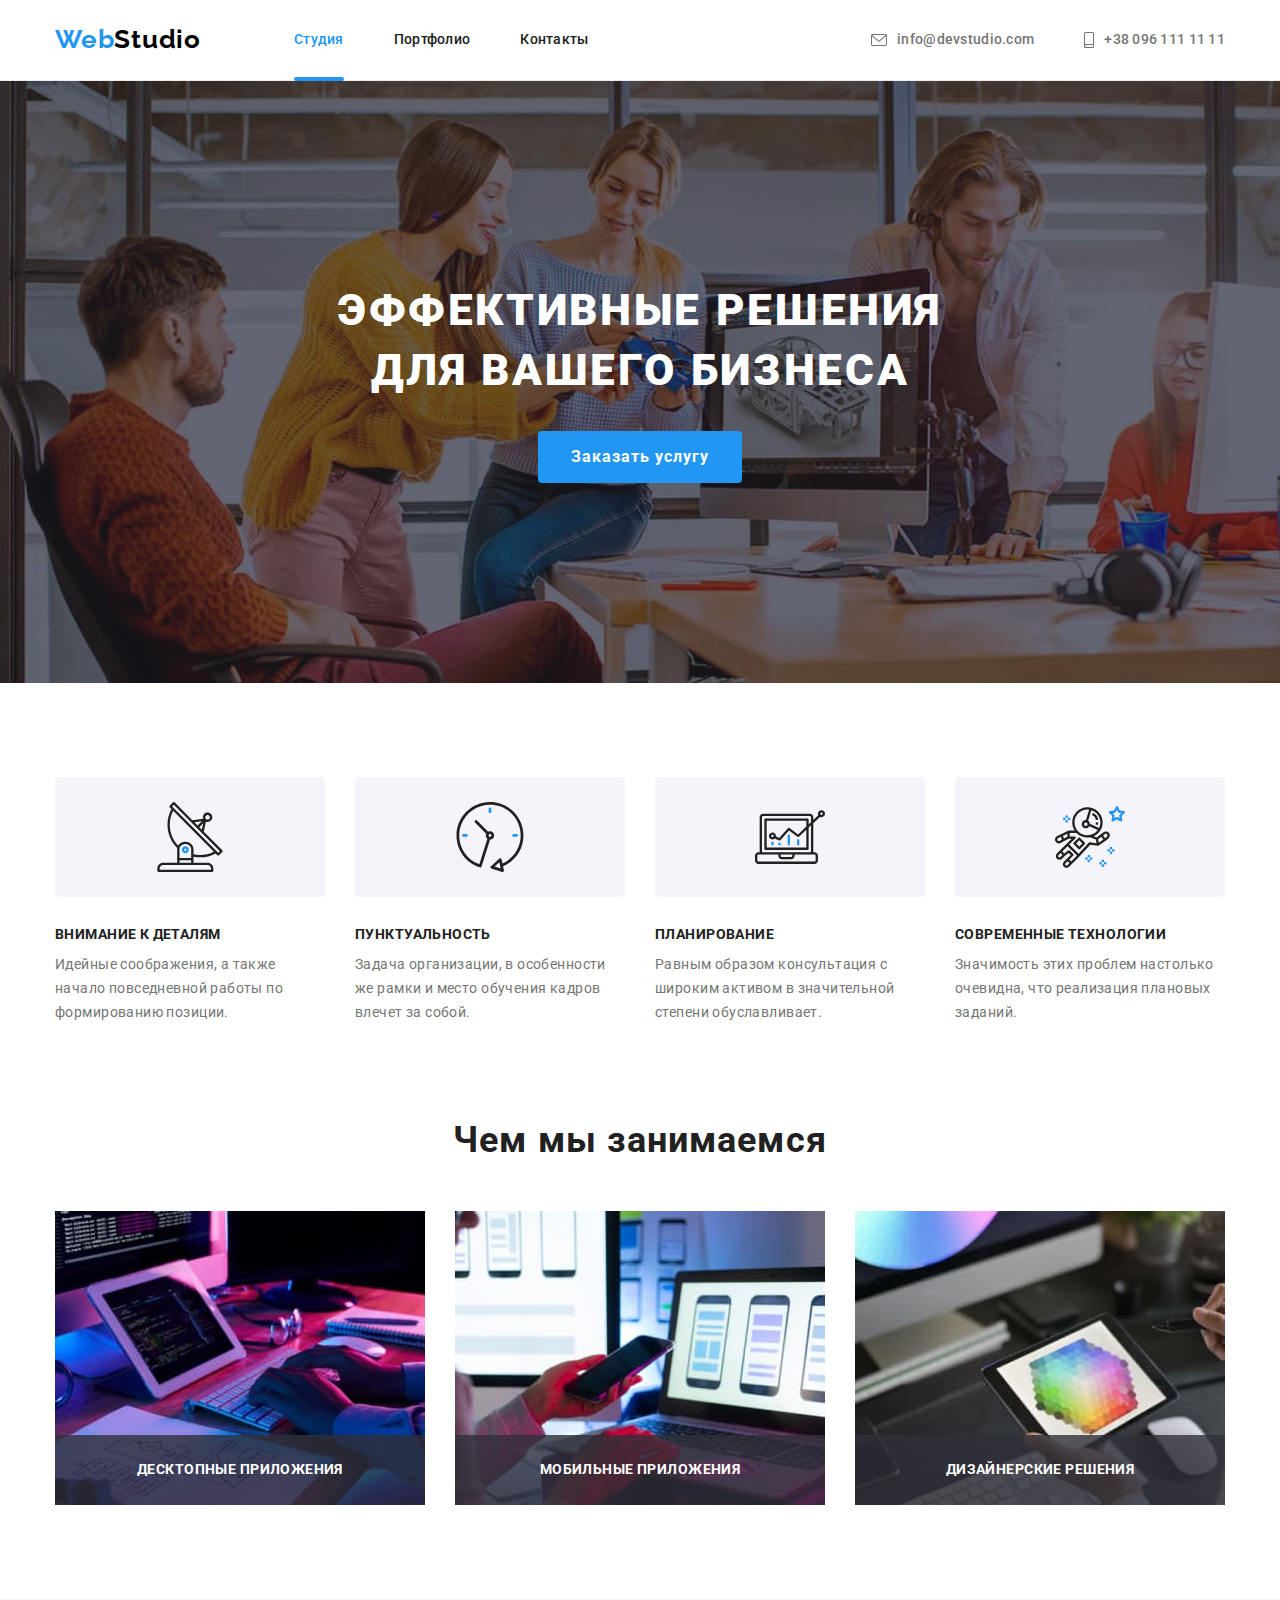
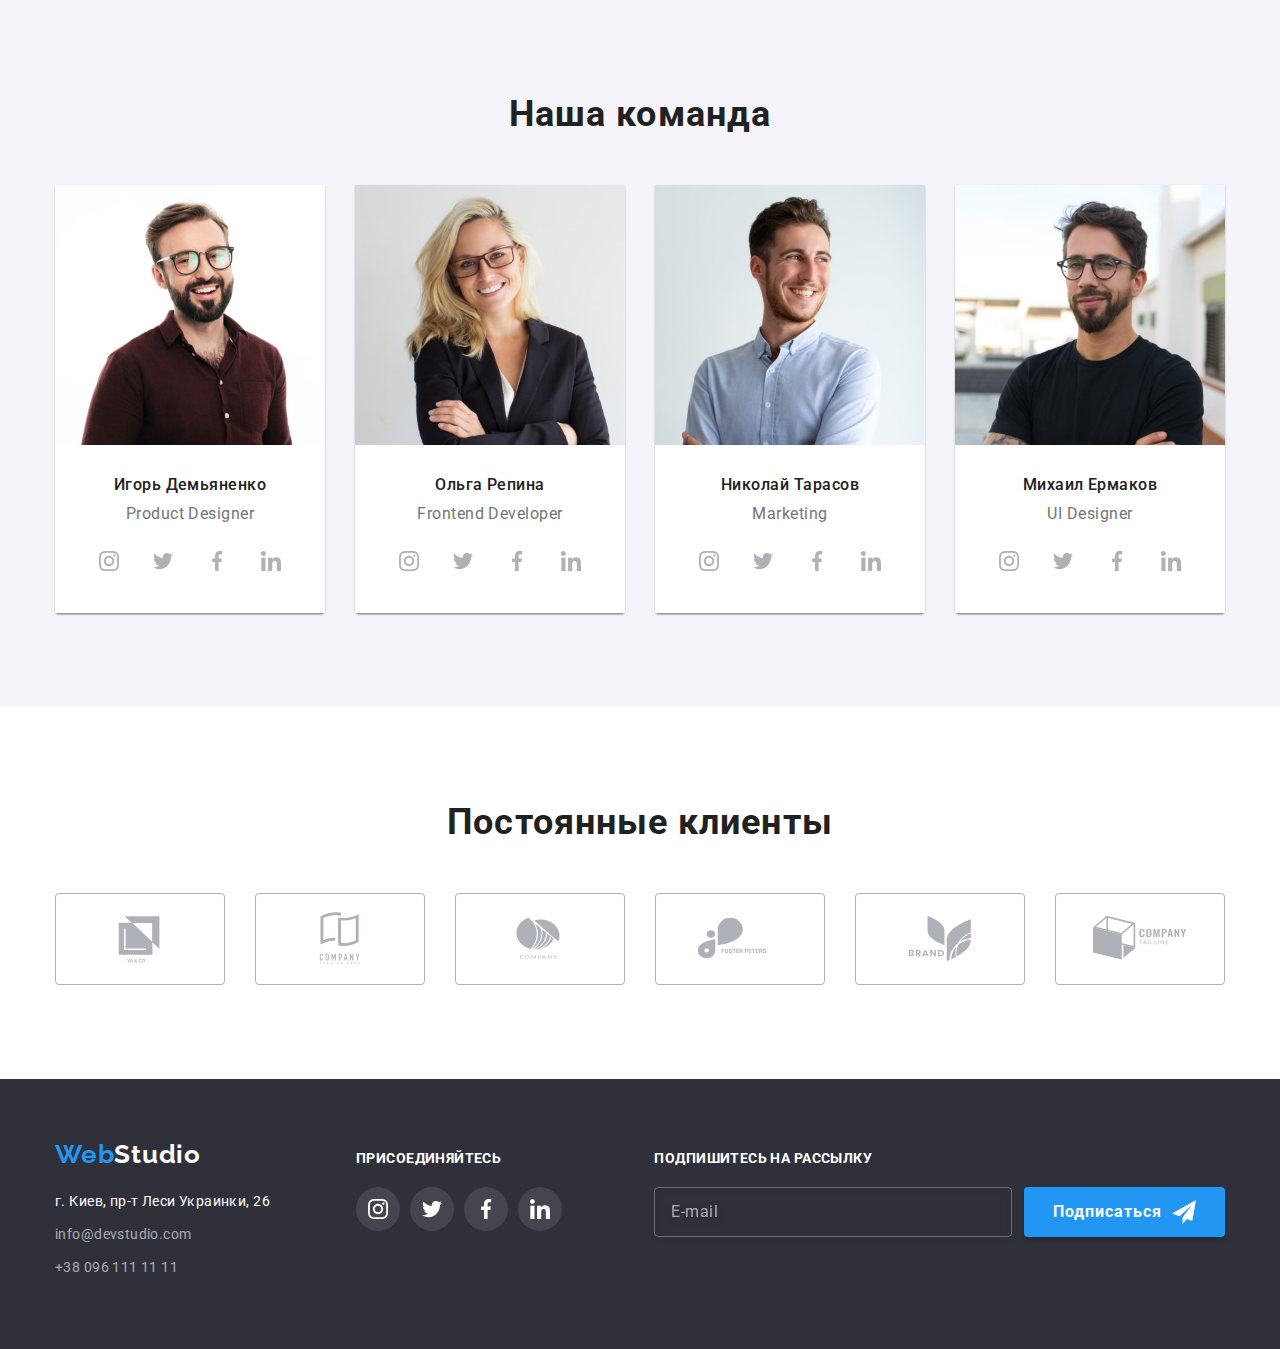
<file: index.html>
<!DOCTYPE html>
<html lang="ru">
<head>
    <meta charset="UTF-8">
    <meta http-equiv="X-UA-Compatible" content="IE=edge">
    <meta name="viewport" content="width=device-width, initial-scale=1.0">
    <title>Web studio</title>
    <link rel="preconnect" href="https://fonts.googleapis.com">
    <link rel="preconnect" href="https://fonts.gstatic.com" crossorigin>
    <link href="https://fonts.googleapis.com/css2?family=Raleway:wght@700&family=Roboto:wght@400;500;700;900&display=swap"
        rel="stylesheet">
        <link rel="stylesheet" href="https://cdnjs.cloudflare.com/ajax/libs/modern-normalize/1.1.0/modern-normalize.min.css">
        <link rel="stylesheet" href="./css/styles.css">    
</head>
<body>
    <header class="header">
            <div class="container main-nav">
            <a class="link header-logo" href="./index.html"> <span class="logo-secondary">Web</span>Studio</a>
        <nav class="header-nav">
            <ul class="list header-list">
                <li class="header-item">
                    <a class="link header-link current" href="./index.html">Студия</a>
                </li >
                <li class="header-item">
                    <a class="link header-link" href="./portfolio.html">Портфолио</a>
                </li >
                <li class="header-item">
                    <a class="link header-link" href="">Контакты</a>
                </li >
            </ul>
        </nav >
            <ul class="list header-contacts">
                <li class="header-contacts-item">
                    <a class="link header-mail" href="mailto:info@devstudio.com">
                    <svg class="header-contacts-icon"
                        width="16px"
                        height="12px">
                        <use href="./images/icons.svg.svg#icon-envelope"></use>
                    </svg>
                    <p class="header-contacts-mail">
                        info@devstudio.com
                    </p></a>
                </li> 
                <li  class="header-contacts-item" >
                    <a class="link header-phone" href="tel:+380961111111">
                    <svg class="header-contacts-icon"
                    width="10px" 
                    height="16px">
                    <use href="./images/icons.svg.svg#icon-smartphone"></use>
                    </svg>  
                    <p class="header-contacts-phone">
                        +38 096 111 11 11
                    </p>
                </a>
                </li>
            </ul>
        </div>
    </header>
    <main>
        <!-- Герой -->
        <section class="hero">
            <div class="container">
            <h1 class="hero-title">Эффективные решения <br> для вашего бизнеса</h1>
            <button class=" btn hero-btn" type="button" data-modal-open>Заказать услугу</button>
            </div>
        </section>
        <section class="features">
           <div class="container">
                <!-- потом будет скрыто -->
            <h2 class="features-title visually-hidden">Наши отличия</h2>
            <ul class="list features-list">
                <li class="features-item">
                    <div class="features-box">
                        <svg class="features-icon"
                        width="70px"
                        height="70px">
                            <use href="./images/icons.svg.svg#icon-antenna-1"></use>
                        </svg>
                    </div>
                    <h3 class="features-after-title">Внимание к деталям</h3>
                    <p class="features-text">Идейные соображения, а также начало повседневной работы по формированию позиции.</p>
                </li>
                <li class="features-item">
                    <div class="features-box">
                        <svg class="features-icon"
                        width="70px"
                        height="70px">
                            <use href="./images/icons.svg.svg#icon-clock-1"></use>
                        </svg>
                    </div>
                    <h3 class="features-after-title">Пунктуальность</h3>
                    <p class="features-text">Задача организации, в особенности же рамки и место обучения кадров влечет за собой.</p>
                </li>
                <li class="features-item">
                    <div class="features-box">
                        <svg class="features-icon"
                        width="70px"
                        height="70px">
                            <use href="./images/icons.svg.svg#icon-diagram-1"></use>
                        </svg>
                    </div>
                    <h3 class="features-after-title">Планирование</h3>
                    <p class="features-text">Равным образом консультация с широким активом в значительной степени обуславливает.</p>
                </li>
                <li class="features-item">
                    <div class="features-box">
                        <svg class="features-icon"
                        width="70px"
                        height="70px">
                            <use href="./images/icons.svg.svg#icon-astronaut-1"></use>
                        </svg>
                    </div>
                    <h3 class="features-after-title">Современные технологии</h3>
                    <p class="features-text">Значимость этих проблем настолько очевидна, что реализация плановых заданий.</p>
                </li>
            </ul>
           </div>
        </section>
        <section class="work">
         <div class="container">
            <h2 class="work-title">Чем мы занимаемся</h2>
            <ul class="list work-list">
                <li class="work-item">
                    <img class="img work-picture" src="./images/what-we-do1.jpg" 
                    alt="программист пишет код"
                    width="370">   
                    <div class="work-after-title-div">
                        <h3 class="work-after-title">
                            Десктопные приложения
                        </h3>
                    </div>
                </li>
                <li class="work-item">
                    <img class="img work-picture" src="./images/what-we-do2.jpg"
                    alt="тестирование продукта"
                    width="370">
                    <div class="work-after-title-div">
                        <h3 class="work-after-title">
                            Мобильные приложения
                        </h3>
                    </div>
                </li>
                <li class="work-item">
                    <img class="img work-picture" src="./images/what-we-do3.jpg" 
                    alt="дизайн"
                    width="370">
                    <div class="work-after-title-div">
                        <h3 class="work-after-title">
                            Дизайнерские решения
                        </h3>
                    </div>
                </li>
            </ul>
         </div>
        </section>
        <!-- Наша команда -->
        <section class="team">
           <div class="container">
            <h2 class="team-title">Наша команда</h2>
            <ul class="list team-list">
                <li class="team-item">
                    <img class="img team-picture" src="./images/our-team1.jpg" 
                    alt="Фото работника - 1"
                    width="270">
                    <div class="team-members">
                        <h3 class="team-after-title">Игорь Демьяненко</h3>
                        <p class="team-text">Product Designer</p>
                        <ul class="social-list list">
                            <li class="social-list-item">
                                <a class="social-list-link link" href="">
                                    <svg class="social-list-icon" width="20" height="20">
                                        <use href="./images/icons.svg.svg#instagram"></use>
                                    </svg>
                                </a>
                            </li>
                            <li class="social-list-item">
                                <a class="social-list-link link" href="">
                                    <svg class="social-list-icon" width="20" height="20">
                                        <use href="./images/icons.svg.svg#twitter"></use>
                                    </svg>
                                </a>
                            </li>
                            <li class="social-list-item">
                                <a class="social-list-link link" href="">
                                    <svg class="social-list-icon" width="20" height="20">
                                        <use href="./images/icons.svg.svg#facebook"></use>
                                    </svg>
                                </a>
                            </li>
                            <li class="social-list-item">
                                <a class="social-list-link link" href="">
                                    <svg class="social-list-icon" width="20" height="20">
                                        <use href="./images/icons.svg.svg#linkedin"></use>
                                    </svg>
                                </a>
                            </li>
                        </ul>
                    </div>
                </li>
                <li class="team-item">
                    <img class="img team-picture" src="./images/our-team2.jpg" 
                    alt="Фото работника - 2"
                    width="270">
                    <div class="team-members">
                        <h3 class="team-after-title">Ольга Репина</h3>
                        <p class="team-text">Frontend Developer</p>
                        <ul class="social-list list">
                            <li class="social-list-item">
                                <a class="social-list-link link" href="">
                                    <svg class="social-list-icon" width="20" height="20">
                                        <use href="./images/icons.svg.svg#instagram"></use>
                                    </svg>
                                </a>
                            </li>
                            <li class="social-list-item">
                                <a class="social-list-link link" href="">
                                    <svg class="social-list-icon" width="20" height="20">
                                        <use href="./images/icons.svg.svg#twitter"></use>
                                    </svg>
                                </a>
                            </li>
                            <li class="social-list-item">
                                <a class="social-list-link link" href="">
                                    <svg class="social-list-icon" width="20" height="20">
                                        <use href="./images/icons.svg.svg#facebook"></use>
                                    </svg>
                                </a>
                            </li>
                            <li class="social-list-item">
                                <a class="social-list-link link" href="">
                                    <svg class="social-list-icon" width="20" height="20">
                                        <use href="./images/icons.svg.svg#linkedin"></use>
                                    </svg>
                                </a>
                            </li>
                        </ul>
                    </div>
                </li>
                <li class="team-item">
                   <img class="img team-picture" src="./images/our-team3.jpg" 
                   alt="Фото работника - 3"
                   width="270">
                    <div class="team-members">
                        <h3 class="team-after-title">Николай Тарасов</h3>
                        <p class="team-text">Marketing</p>
                        <ul class="social-list list">
                            <li class="social-list-item">
                                <a class="social-list-link link" href="">
                                    <svg class="social-list-icon" width="20" height="20">
                                        <use href="./images/icons.svg.svg#instagram"></use>
                                    </svg>
                                </a>
                            </li>
                            <li class="social-list-item">
                                <a class="social-list-link link" href="">
                                    <svg class="social-list-icon" width="20" height="20">
                                        <use href="./images/icons.svg.svg#twitter"></use>
                                    </svg>
                                </a>
                            </li>
                            <li class="social-list-item">
                                <a class="social-list-link link" href="">
                                    <svg class="social-list-icon" width="20" height="20">
                                        <use href="./images/icons.svg.svg#facebook"></use>
                                    </svg>
                                </a>
                            </li>
                            <li class="social-list-item">
                                <a class="social-list-link link" href="">
                                    <svg class="social-list-icon" width="20" height="20">
                                        <use href="./images/icons.svg.svg#linkedin"></use>
                                    </svg>
                                </a>
                            </li>
                        </ul>
                    </div>
                </li>
                <li class="team-item">
                    <img class="img team-picture" src="./images/our-team4.jpg" 
                    alt="Фото работника - 4"
                    width="270">
                    <div class="team-members">
                        <h3 class="team-after-title">Михаил Ермаков</h3>
                        <p class="team-text">UI Designer</p>
                        <ul class="social-list list">
                            <li class="social-list-item">
                                <a class="social-list-link link" href="">
                                    <svg class="social-list-icon" width="20" height="20">
                                        <use href="./images/icons.svg.svg#instagram"></use>
                                    </svg>
                                </a>
                            </li>
                            <li class="social-list-item">
                                <a class="social-list-link link" href="">
                                    <svg class="social-list-icon" width="20" height="20">
                                        <use href="./images/icons.svg.svg#twitter"></use>
                                    </svg>
                                </a>
                            </li>
                            <li class="social-list-item">
                                <a class="social-list-link link" href="">
                                    <svg class="social-list-icon" width="20" height="20">
                                        <use href="./images/icons.svg.svg#facebook"></use>
                                    </svg>
                                </a>
                            </li>
                            <li class="social-list-item">
                                <a class="social-list-link link" href="">
                                    <svg class="social-list-icon" width="20" height="20">
                                        <use href="./images/icons.svg.svg#linkedin"></use>
                                    </svg>
                                </a>
                            </li>
                        </ul>
                    </div>
                </li>
            </ul>
           </div>
        </section>
        <section class="clients">
            <div class="container">
                <h2 class="clients-title">Постоянные клиенты</h2>
            <ul class="list clients-list">
                <li class="clients-list-item">
                    <a href="" class="link clients-list-link">
                        <svg class="clients-list-icon"
                        width="106" 
                        height="60">
                            <use href="./images/icons.svg.svg#icon-logo"></use>
                        </svg>
                    </a>
                </li>
                <li class="clients-list-item">
                    <a href="" class="link clients-list-link">
                        <svg class="clients-list-icon"
                        width="106" 
                        height="60">
                            <use href="./images/icons.svg.svg#icon-logo-1"></use>
                        </svg>
                    </a>
                </li>
                <li class="clients-list-item">
                    <a href="" class="link clients-list-link">
                        <svg class="clients-list-icon"
                        width="106" 
                        height="60">
                            <use href="./images/icons.svg.svg#icon-logo-2"></use>
                        </svg>
                    </a>
                </li>
                <li class="clients-list-item">
                    <a href="" class="link clients-list-link">
                        <svg class="clients-list-icon"
                        width="106" 
                        height="60">
                            <use href="./images/icons.svg.svg#icon-logo-3"></use>
                        </svg>
                    </a>
                </li>
                <li class="clients-list-item">
                    <a href="" class="link clients-list-link">
                        <svg class="clients-list-icon"
                        width="106" 
                        height="60">
                            <use href="./images/icons.svg.svg#icon-logo-4"></use>
                        </svg>
                    </a>
                </li>
                <li class="clients-list-item">
                    <a href="" class="link clients-list-link">
                        <svg class="clients-list-icon"
                        width="106" 
                        height="60">
                            <use href="./images/icons.svg.svg#icon-logo-5"></use>
                        </svg>
                    </a>
                </li>
            </ul>
        </div>
        </section>
    </main>
    <footer class="footer">
    <div class="container">
        <div class="footer-address">
            <div class="footer-address-div">
            <a class="link footer-logo" href="./index.html"> <span class="footer-secondary">Web</span>Studio</a>
            <address>
                <ul class="list footer-list">
                    <li class="footer-item">
                        <a class="link footer-link" href="https://goo.gl/maps/KCNXTtwUkDuFQo187">г. Киев, пр-т Леси Украинки, 26</a>
                    </li>
                    <li class="footer-item">
                        <a class="link footer-mail" href="mailto:info@devstudio.com">info@devstudio.com</a>
                    </li>
                    <li class="footer-item">
                        <a class="link footer-phone" href="tel:+380961111111">+38 096 111 11 11</a>
                    </li>
                </ul>            
            </address>
            </div>
            <div class="footer-socials">
                <p class="footer-socials-text">присоединяйтесь</p>
                <ul class="social-list list">
                    <li class="social-list-item">
                        <a class="social-list-link link secondary" href="">
                            <svg class="social-list-icon secondary" width="20" height="20">
                                <use href="./images/icons.svg.svg#instagram"></use>
                            </svg>
                        </a>
                    </li>
                    <li class="social-list-item">
                        <a class="social-list-link link secondary" href="">
                            <svg class="social-list-icon secondary" width="20" height="20">
                                <use href="./images/icons.svg.svg#twitter"></use>
                            </svg>
                        </a>
                    </li>
                    <li class="social-list-item">
                        <a class="social-list-link link secondary" href="">
                            <svg class="social-list-icon secondary" width="20" height="20">
                                <use href="./images/icons.svg.svg#facebook"></use>
                            </svg>
                        </a>
                    </li>
                    <li class="social-list-item">
                        <a class="social-list-link link secondary" href="">
                            <svg class="social-list-icon secondary" width="20" height="20">
                                <use href="./images/icons.svg.svg#linkedin"></use>
                            </svg>
                        </a>
                    </li>
                </ul>
            </div>
            <div class="footer-form-wrapper">
                <p class="footer-form-action-text">Подпишитесь на рассылку</p> 
                <form name="subscribe-form" class="footer-form">
                        <input name="user_mail" class="footer-form-input" type="email" placeholder="E-mail">
                    <button type="submit" class="btn footer-form-btn">
                        Подписаться
                        <svg class="footer-form-icon"
                        height="24"
                        width="24">
                            <use href="./images/icons.svg.svg#icon-send"></use>
                        </svg>
                    </button>
                </form>
            </div>
        </div>
    </div>
    </footer>
<!-- is-hidden -->
    <div class="backdrop is-hidden" data-modal>
        <div class="modal">
            <button type="button" class="modal-close-btn" data-modal-close>
                <svg class="modal-close-icon"
                width="18" 
                height="18">
                    <use href="./images/icons.svg.svg#close-icon"></use>
                </svg>
            </button>
            <b class="contact-form-action">Оставьте свои данные, мы вам перезвоним</b>
            <form name="order_form" class="contact-form">
                <label class="contact-form-field">
                     <span class="contact-form-text">Имя</span>
                    <span class="contact-form-input-wrapper">
                        <input name="user_name" class="contact-form-input" type="text">
                        <svg class="contact-form-input-icon"
                            width="18"
                            height="18">
                            <use href="./images/icons.svg.svg#icon-person"></use>
                        </svg>
                    </span>
                </label>
                <label class="contact-form-field">
                    <span class="contact-form-text">Телефон</span>
                    <span class="contact-form-input-wrapper">
                        <input name="user_phone" class="contact-form-input" type="tel">
                        <svg class="contact-form-input-icon"
                        width="18"
                        height="18">
                        <use href="./images/icons.svg.svg#icon-phone"></use>
                    </svg>
                    </span>
                </label>
                <label class="contact-form-field">
                    <span class="contact-form-text">Почта</span>
                    <span class="contact-form-input-wrapper">
                        <input name="user_mail" class="contact-form-input" type="email">
                        <svg class="contact-form-input-icon"
                        width="18"
                        height="18">
                        <use href="./images/icons.svg.svg#icon-email"></use>
                    </svg>
                    </span>
                </label>
                <label class="contact-form-field">
                    <span class="contact-form-text">Комментарий</span>
                    <textarea name="user_message" class="contact-form-message"  placeholder="Введите текст"></textarea>
                </label>
                <div class="contact-form-checkbox-wrapper">
                    <input name="accept_policy" type="checkbox" class="contact-form-checkbox visually-hidden " required id="policy-checkbox">
                    <label for="policy-checkbox" class="contact-form-checkbox-label">
                        Соглашаюсь с рассылкой и принимаю&nbsp;<a class="contact-form-checkbox-link" href="">Условия договора</a>
                    </label>

                    <button type="submit" class="btn contact-form-submit-btn">Отправить</button>
                </div>
            </form>
        </div>
    </div>
    <script src="./js/modal.js"></script>
    
</body>
</html>
</file>
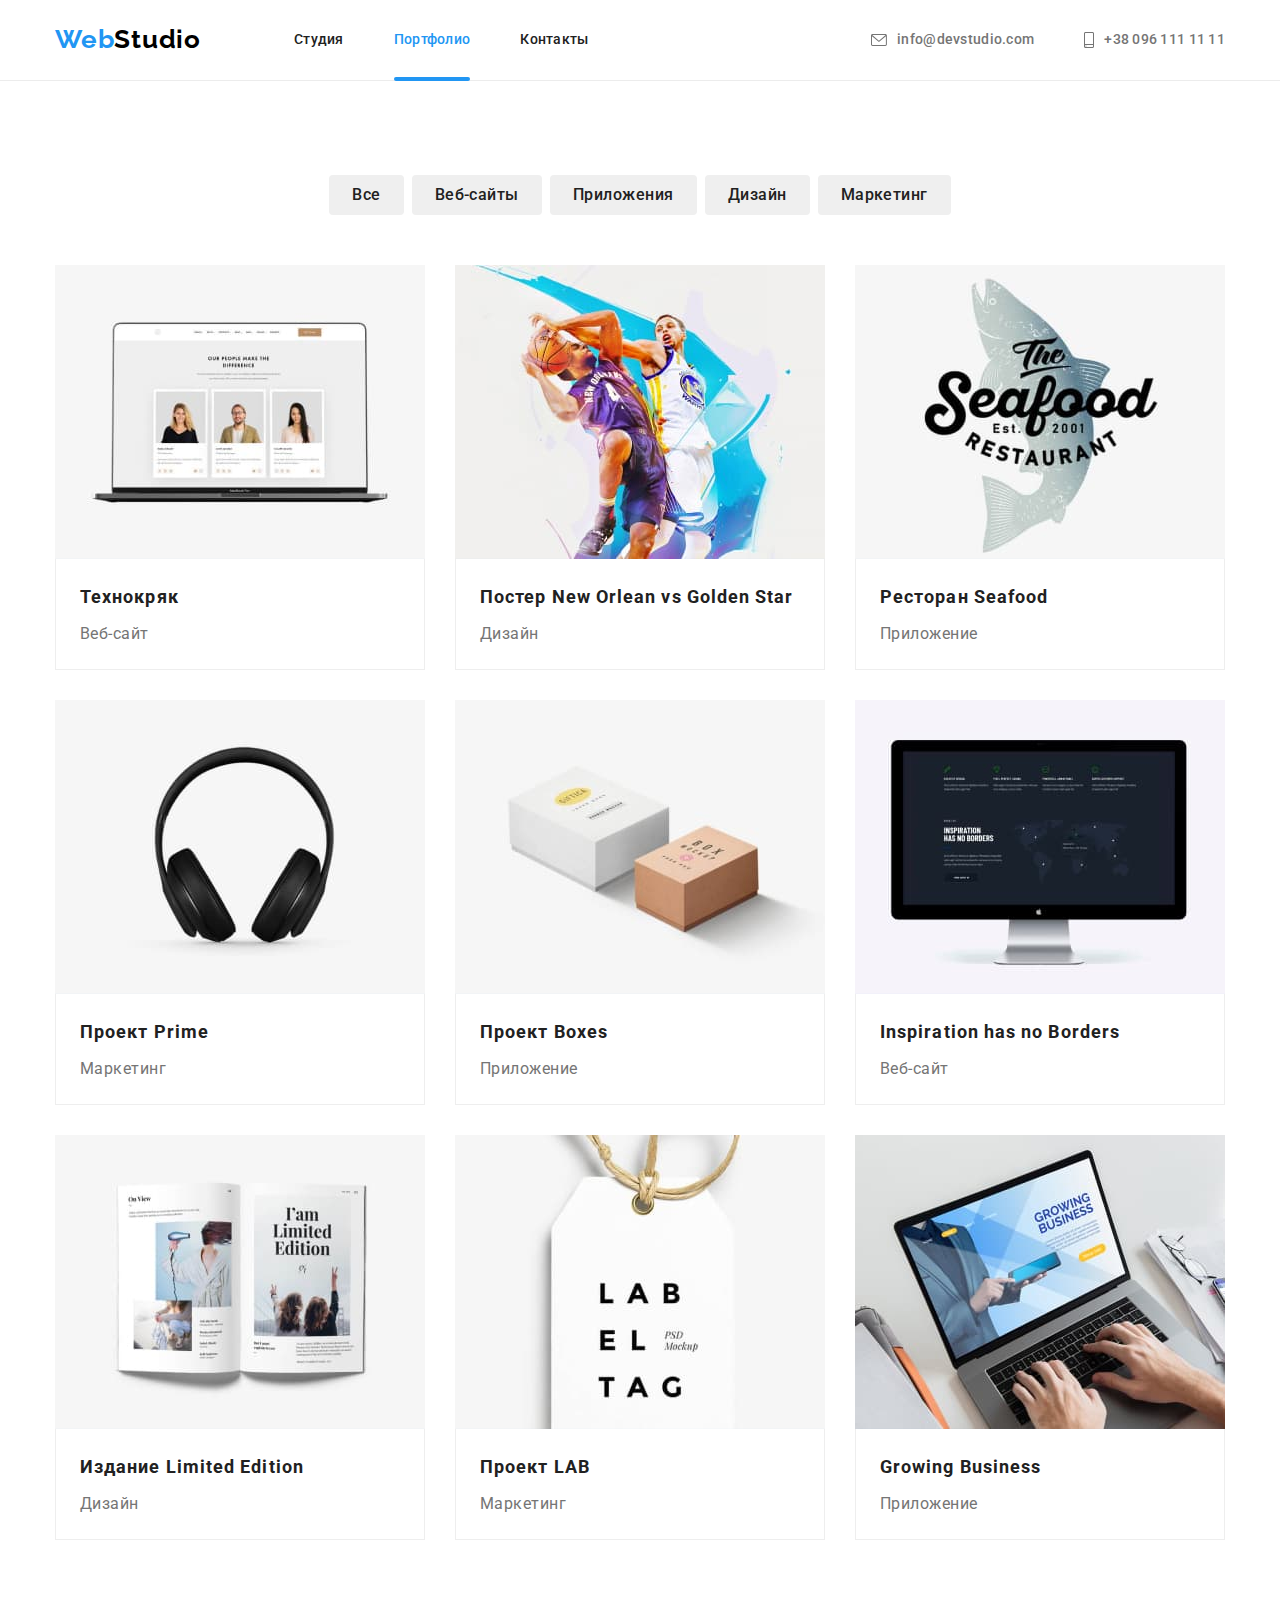
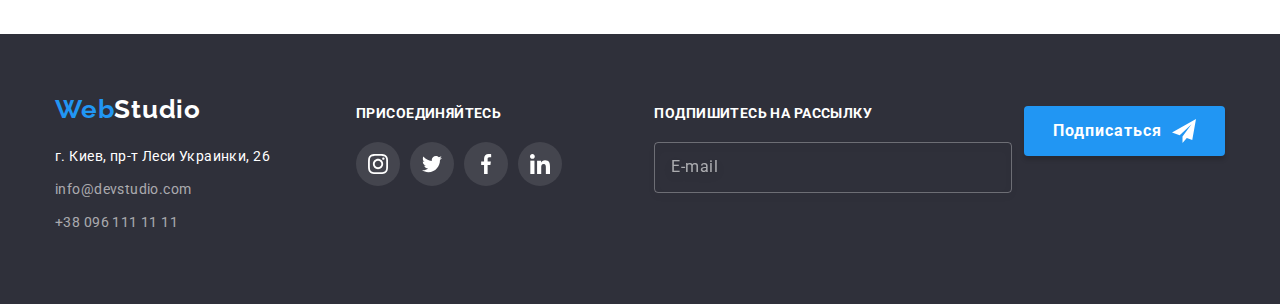
<file: portfolio.html>
<!DOCTYPE html>
<html lang="ru">
<head>
    <meta charset="UTF-8">
    <meta http-equiv="X-UA-Compatible" content="IE=edge">
    <meta name="viewport" content="width=device-width, initial-scale=1.0">
    <title>Web studio</title>
    <link rel="preconnect" href="https://fonts.googleapis.com">
    <link rel="preconnect" href="https://fonts.gstatic.com" crossorigin>
    <link href="https://fonts.googleapis.com/css2?family=Raleway:wght@700&family=Roboto:wght@400;500;700;900&display=swap"
        rel="stylesheet">
    <link rel="stylesheet" href="https://cdnjs.cloudflare.com/ajax/libs/modern-normalize/1.1.0/modern-normalize.min.css">
    <link rel="stylesheet" href="./css/styles.css">    
</head>
<body>
    <header class="header">
        <div class="container main-nav">
        <a class="link header-logo" href="./index.html"> <span class="logo-secondary">Web</span>Studio</a>
    <nav class="header-nav">
        <ul class="list header-list">
            <li class="header-item">
                <a class="link header-link" href="./index.html">Студия</a>
            </li >
            <li class="header-item">
                <a class="link header-link current" href="./portfolio.html">Портфолио</a>
            </li >
            <li class="header-item">
                <a class="link header-link" href="">Контакты</a>
            </li >
        </ul>
    </nav >
        <ul class="list header-contacts">
            <li class="header-contacts-item">
                <a class="link header-mail" href="mailto:info@devstudio.com">
                <svg class="header-contacts-icon"
                    width="16px"
                    height="12px">
                    <use href="./images/icons.svg.svg#icon-envelope"></use>
                </svg>
                <p class="header-contacts-mail">
                    info@devstudio.com
                </p></a>
            </li> 
            <li  class="header-contacts-item" >
                <a class="link header-phone" href="tel:+380961111111">
                <svg class="header-contacts-icon"
                width="10px" 
                height="16px">
                <use href="./images/icons.svg.svg#icon-smartphone"></use>
                </svg>  
                <p class="header-contacts-phone">
                    +38 096 111 11 11
                </p>
            </a>
            </li>
        </ul>
    </div>
</header>
    <main>
        <!-- Наши работы -->
        <section class="works" >
            <div class="container">
                <!-- потом будет скрыто -->
            <h2 class="works-nav-title">Наши работы</h2>
            <ul class="list works-nav-list">
                <li class="works-nav-item">
                    <button class="btn works-nav-btn" type="button">Все</button>
                </li>
                <li class="works-nav-item">
                    <button class="btn works-nav-btn" type="button">Веб-сайты</button>
                </li>
                <li class="works-nav-item">
                    <button class="btn works-nav-btn" type="button">Приложения</button>
                </li>
                <li class="works-nav-item">
                    <button class="btn works-nav-btn" type="button">Дизайн</button>
                </li>
                <li class="works-nav-item">
                    <button class="btn works-nav-btn" type="button">Маркетинг</button>
                </li>
            </ul>
            <ul class="list works-examples-list">
                <li class="works-examples-item">
                    <div class="works-example-picture-container">
                    <img class="img works-examples-picture" src="./images/our-works1.jpg" 
                    alt="страница сайта"
                    width="370">
                    <div class="works-examples-picture-div">
                        <p class="works-example-picture-div-text">Технокряк это современная площадка распространения коронавируса. Компании используют эту платформу для цифрового шпионажа и атак на защищённые сервера конкурентов.</p>
                    </div>
                </div>
                    <div class="works-block">
                        <h3 class="works-examples-after-title">Технокряк</h3>
                        <p class="works-examples-item-text">Веб-сайт</p>
                    </div>
                </li>
                <li class="works-examples-item">
                    <div class="works-example-picture-container">
                    <img class="img works-examples-picture" src="./images/our-works2.jpg" 
                    alt="дизайн постера"
                    width="370">
                    <div class="works-examples-picture-div">
                        <p class="works-example-picture-div-text">Технокряк это современная площадка распространения коронавируса. Компании используют эту платформу для цифрового шпионажа и атак на защищённые сервера конкурентов.</p>
                    </div>
                </div>
                    <div class="works-block">
                        <h3 class="works-examples-after-title">Постер New Orlean vs Golden Star</h3>
                    <p class="works-examples-item-text">Дизайн</p>
                    </div>
                </li>
                <li class="works-examples-item">
                    <div class="works-example-picture-container">
                    <img class="img works-examples-picture" src="./images/our-works3.jpg" 
                    alt="иконка приложения"
                    width="370">
                    <div class="works-examples-picture-div">
                        <p class="works-example-picture-div-text">Технокряк это современная площадка распространения коронавируса. Компании используют эту платформу для цифрового шпионажа и атак на защищённые сервера конкурентов.</p>
                    </div>
                </div>
                    <div class="works-block">
                        <h3 class="works-examples-after-title">Ресторан Seafood</h3>
                        <p class="works-examples-item-text">Приложение</p>
                    </div>
                </li>
                <li class="works-examples-item">
                    <div class="works-example-picture-container">
                    <img class="img works-examples-picture" src="./images/our-works4.jpg" 
                    alt="наушники"
                    width="370">
                    <div class="works-examples-picture-div">
                        <p class="works-example-picture-div-text">Технокряк это современная площадка распространения коронавируса. Компании используют эту платформу для цифрового шпионажа и атак на защищённые сервера конкурентов.</p>
                    </div>
                </div>
                    <div class="works-block">
                        <h3 class="works-examples-after-title">Проект Prime</h3>
                        <p class="works-examples-item-text">Маркетинг</p>
                    </div>               
                </li>
                <li class="works-examples-item">
                    <div class="works-example-picture-container">
                    <img class="img works-examples-picture" src="./images/our-works5.jpg" 
                    alt="коробки с брендингом"
                    width="370">
                    <div class="works-examples-picture-div">
                        <p class="works-example-picture-div-text">Технокряк это современная площадка распространения коронавируса. Компании используют эту платформу для цифрового шпионажа и атак на защищённые сервера конкурентов.</p>
                    </div>
                </div>
                    <div class="works-block">
                        <h3 class="works-examples-after-title">Проект Boxes</h3>
                        <p class="works-examples-item-text">Приложение</p>
                    </div>               
                </li>
                <li class="works-examples-item">
                    <div class="works-example-picture-container">
                    <img class="img works-examples-picture" src="./images/our-works6.jpg" 
                    alt="страница сайта"
                    width="370">
                    <div class="works-examples-picture-div">
                        <p class="works-example-picture-div-text">Технокряк это современная площадка распространения коронавируса. Компании используют эту платформу для цифрового шпионажа и атак на защищённые сервера конкурентов.</p>
                    </div>
                </div>
                    <div class="works-block">
                        <h3 class="works-examples-after-title">Inspiration has no Borders</h3>
                        <p class="works-examples-item-text">Веб-сайт</p>
                    </div>               
                </li>
                <li class="works-examples-item">
                    <div class="works-example-picture-container">
                    <img class="img works-examples-picture" src="./images/our-works7.jpg" 
                    alt="журнал"
                    width="370">
                    <div class="works-examples-picture-div">
                        <p class="works-example-picture-div-text">Технокряк это современная площадка распространения коронавируса. Компании используют эту платформу для цифрового шпионажа и атак на защищённые сервера конкурентов.</p>
                    </div>
                </div>
                    <div class="works-block">
                        <h3 class="works-examples-after-title">Издание Limited Edition</h3>
                        <p class="works-examples-item-text">Дизайн</p>
                    </div>
                </li>
                <li class="works-examples-item">
                    <div class="works-example-picture-container">
                    <img class="img works-examples-picture" src="./images/our-works8.jpg"
                    alt="бирка"
                    width="370">
                    <div class="works-examples-picture-div">
                        <p class="works-example-picture-div-text">Технокряк это современная площадка распространения коронавируса. Компании используют эту платформу для цифрового шпионажа и атак на защищённые сервера конкурентов.</p>
                    </div>
                </div>
                    <div class="works-block">
                        <h3 class="works-examples-after-title">Проект LAB</h3>
                        <p class="works-examples-item-text">Маркетинг</p>
                    </div>            
                </li>
                <li class="works-examples-item">
                    <div class="works-example-picture-container">
                    <img class="img works-examples-picture" src="./images/our-works9.jpg" 
                    alt="страница сайта"
                    width="370">
                    <div class="works-examples-picture-div">
                        <p class="works-example-picture-div-text">Технокряк это современная площадка распространения коронавируса. Компании используют эту платформу для цифрового шпионажа и атак на защищённые сервера конкурентов.</p>
                    </div>
                </div>
                    <div class="works-block">
                        <h3 class="works-examples-after-title">Growing Business</h3>
                        <p class="works-examples-item-text">Приложение</p>
                    </div>
                </li>
            </ul>
            </div>
        </section>
    </main>
    <footer class="footer">
        <div class="container">
            <div class="footer-address">
                <div class="footer-address-div">
                <a class="link footer-logo" href="./index.html"> <span class="footer-secondary">Web</span>Studio</a>
                <address>
                    <ul class="list footer-list">
                        <li class="footer-item">
                            <a class="link footer-link" href="https://goo.gl/maps/KCNXTtwUkDuFQo187">г. Киев, пр-т Леси Украинки, 26</a>
                        </li>
                        <li class="footer-item">
                            <a class="link footer-mail" href="mailto:info@devstudio.com">info@devstudio.com</a>
                        </li>
                        <li class="footer-item">
                            <a class="link footer-phone" href="tel:+380961111111">+38 096 111 11 11</a>
                        </li>
                    </ul>            
                </address>
                </div>
                <div class="footer-socials">
                    <p class="footer-socials-text">присоединяйтесь</p>
                    <ul class="social-list list">
                        <li class="social-list-item">
                            <a class="social-list-link link secondary" href="">
                                <svg class="social-list-icon secondary" width="20" height="20">
                                    <use href="./images/icons.svg.svg#instagram"></use>
                                </svg>
                            </a>
                        </li>
                        <li class="social-list-item">
                            <a class="social-list-link link secondary" href="">
                                <svg class="social-list-icon secondary" width="20" height="20">
                                    <use href="./images/icons.svg.svg#twitter"></use>
                                </svg>
                            </a>
                        </li>
                        <li class="social-list-item">
                            <a class="social-list-link link secondary" href="">
                                <svg class="social-list-icon secondary" width="20" height="20">
                                    <use href="./images/icons.svg.svg#facebook"></use>
                                </svg>
                            </a>
                        </li>
                        <li class="social-list-item">
                            <a class="social-list-link link secondary" href="">
                                <svg class="social-list-icon secondary" width="20" height="20">
                                    <use href="./images/icons.svg.svg#linkedin"></use>
                                </svg>
                            </a>
                        </li>
                    </ul>
                </div>
                <div class="footer-form-wrapper">
                    <form name="subscribe-form" class="footer-form">
                        <div  class="footer-form-action">
                            <p class="footer-form-action-text">Подпишитесь на рассылку</p> 
                            <input name="user_mail" class="footer-form-input" type="email" placeholder="E-mail">
                        </div>
                        <button type="submit" class="btn footer-form-btn">
                            <span class="footer-form-btn-text">Подписаться</span> 
                            <svg class="footer-form-icon"
                            height="24"
                            width="24">
                                <use href="./images/icons.svg.svg#icon-send"></use>
                            </svg>
                        </button>
                    </form>
                </div>
            </div>
        </div>
        </footer>
</body>
</html>
</file>
<file: css/styles.css>
:root {
  --first-header-color: #2196f3;
  --second-header-color: #000000;
  --third-header-color: #757575;
  --accent-color: #2196f3;
  --second-accent-color: #ffffff;
  --first-page-color: #212121;
  --second-page-color: #ffffff;
  --third-page-color: #757575;
  --fourth-page-color: #2196f3;
  --first-background-color: #ffffff;
  --second-background-color: #2f303a;
  --third-background-color: #e5e5e5;
  --fourth-background-color: #f5f4fa;
  --first-footer-color: #ffffff;
  --second-footer-color: #2196f3;
  --third-footer-color: rgba(255, 255, 255, 0.6);
  --form-shadow-color: rgba(0, 0, 0, 0.15);
  --first-line-color: #ECECEC;
  --second-line-color: #EEEEEE;
  --first-shadow-color: rgba(0, 0, 0, 0.12);
  --second-shadow-color: rgba(0, 0, 0, 0.14);
  --third-shadow-color: rgba(0, 0, 0, 0.2);
  --fourth-shadow-color: rgba(0, 0, 0, 0.06);
  --fifth-shadow-color: rgba(0, 0, 0, 0.16);
  --sixth-shadow-color: rgba(0, 0, 0, 0.1);
  --seventh-shadow-color: rgba(0, 0, 0, 0.08);
  --first-icon-color: #AFB1B8;
  --second-icon-color: #000000;
  --first-link-background-color: rgba(255, 255, 255, 0.1);
  --overlay-color: rgba(47, 48, 58, 0.4);
  --second-overlay-color: rgba(0, 0, 0, 0.2);
  --third-overlay-color: rgba(47, 48, 58, 0.8);
  --fifth-overlay-color: rgba(33, 150, 243, 0.9);
  --design-color: rgba(0, 0, 0, 0.1);
  --timing-function: cubic-bezier(0.4, 0, 0.2, 1);
  --first-border-color: rgba(33, 33, 33, 0.2);
  --second-border-color:rgba(255, 255, 255, 0.3);
  --first-placeholder-color:rgba(117, 117, 117, 0.5)
}

html {
  box-sizing: border-box;
}

*,
*::before,
*::after {
  box-sizing: border-box;
}

body {
  font-family: 'Roboto', sans-serif;
  color: #212121;
}
.btn {
  cursor: pointer;
}
.list {
  list-style: none;
  padding: 0;
  margin: 0;
}

h1, h2, h3, h4, h5, h6, p {
  padding: 0;
  margin: 0;
}

.link {
  text-decoration: none;
}

.btn {
  border: 1px solid transparent;
}
.img {
  display: block;
  max-width: 100%;
  height: auto;
}
/*-------------------- header -------------------------- */
.container {
  width: 1200px;
  padding-left: 15px;
  padding-right: 15px;
  margin-left: auto;
  margin-right: auto;
}

.main-nav {
  display: flex;
  align-items: center;
}

.header {
  padding-top: 0;
  padding-bottom: 0;
 
  background-color: var(--first-background-color);
  border-bottom: 1px solid var(--first-line-color);
}
.header-logo {
  display: block;
  padding-top: 24px;
  padding-bottom: 25px;

  font-family: 'Raleway', sans-serif;
  font-weight: 700;
  font-size: 26px;
  line-height: 1.19;
  letter-spacing: 0.03em;
  color: var(--second-header-color);
}
.logo-secondary {
  color: var(--first-header-color);
}
.header-nav {
  margin-left: 93px;
}
.header-list {
  display: flex;
}
 .header-list .header-item:not(:last-child){
  margin-right: 50px;
}
.header-link {
  transition: color 250ms var(--timing-function);
  position: relative;

  display: block;
  padding-top: 32px;
  padding-bottom: 32px;
  
  font-weight: 500;
  font-size: 14px;
  line-height: 1.14;
  letter-spacing: 0.02em;
  color: inherit;
}

.header-link.current {
  color: var(--accent-color); 
}

.header-link.current::after {
  transform: translateY(1px);
  position: absolute;
  bottom: 0;
  left: 0;
  content: "";
  
  border-radius: 2px;
  width: 100%;
  height: 4px;
  background-color: var(--accent-color);

}

.header-link:hover,
.header-link:focus {
  color: var(--accent-color);
}
.header-contacts {
  display: flex;
  margin-left: auto;
}
.header-contacts .header-contacts-item:not(:last-child){
  margin-right: 50px;
}

.header-mail,
.header-phone {
  display: block;
  padding-top: 32px;
  padding-bottom: 32px;
}

.header-contacts-mail,
.header-contacts-phone{
  transition: color 250ms var(--timing-function);

  font-weight: 500;
  font-size: 14px;
  line-height: 1.14;
  letter-spacing: 0.02em;
  color: var(--third-header-color);
}

.header-mail:hover .header-contacts-mail,
.header-mail:focus .header-contacts-mail {
  color: var(--accent-color);
}
.header-phone:hover .header-contacts-phone,
.header-phone:focus .header-contacts-phone {
  color: var(--accent-color);
}

.header-mail:hover .header-contacts-icon,
.header-mail:focus .header-contacts-icon {
  fill: var(--accent-color);
}

.header-contacts-icon,
.header-contacts-icon {
  transition: fill 250ms var(--timing-function);

  fill: var(--third-header-color);
}

.header-phone:hover .header-contacts-icon,
.header-phone:focus .header-contacts-icon {
  fill: var(--accent-color);
}

.header-mail,
.header-phone {
  display: flex;
  align-items: center;
}

.header-contacts-icon{
  margin-right: 10px;
}

/*------------------ hero------------------------------ */
.hero {
  background-image: linear-gradient(
    var(--overlay-color),
    var(--overlay-color)),
  url(../images/hero-image.jpg);
  background-size: cover;

  max-width: 1600px;
  padding-top: 200px;
  padding-bottom: 200px;
  padding-left: 15px;
  padding-right: 15px;
  margin-left: auto;
  margin-right: auto;
  
  background-color: var(--second-background-color);
  text-align: center;
}
.hero-title {
  margin-bottom: 30px;

  font-weight: 900;
  font-size: 44px;
  line-height: 1.36;
  letter-spacing: 0.06em;
  text-transform: uppercase;
  color: var(--second-page-color);
}
.hero-btn {
  transition: scale 250ms var(--timing-function);
  border-radius: 4px;
  padding: 10px 32px;
  min-width: 200px;

  font-family: inherit;
  font-weight: 700;
  font-size: 16px;
  line-height: 1.88;
  text-align: center;
  letter-spacing: 0.06em;
  color: var(--second-page-color);
  background-color: var(--accent-color);
}

.hero-btn:active {
  transform: scale(0.95); 
}

/* --------------------features----------------------------- */
.features {
  padding-top: 94px;
  padding-bottom: 94px;
  background-color: var(--first-background-color);
}

.visually-hidden {
  position: absolute;
  width: 1px;
  height: 1px;
  margin: -1px;
  border: 0;
  padding: 0;
  white-space: nowrap;
  clip-path: inset(100%);
  clip: rect(0 0 0 0);
  overflow: hidden ;
}

.features-list {
  display: flex;
}
.features-item {
   width: 270px; 
  
}
.features-list .features-item:not(:last-child){
  margin-right: 30px;
}
.features-after-title {
  margin-bottom: 10px;

  font-weight: 700;
  font-size: 14px;
  line-height: 1.14;
  letter-spacing: 0.03em;
  text-transform: uppercase;
}
.features-text {
  font-weight: 400;
  font-size: 14px;
  line-height: 1.71;
  letter-spacing: 0.03em;
  color: var(--third-page-color);
}

.features-box {
  display: flex;
  align-items: center;
  justify-content: center;

  margin-bottom: 30px;
  padding: 25px 100px;
  border-radius: 4px;

  background: var(--fourth-background-color);
}
/* -----------------work-------------------------------------- */
.work {
  padding-bottom: 94px;

  background-color: var(--first-background-color);
}
.work-item {
  position: relative;

  width: 370px; 
}

.work-after-title-div {
  position: absolute;
  width: 100%;
  bottom: 0;
  left: 0;

  padding: 27px 82px;

  background: var(--third-overlay-color);
}

.work-after-title {  
font-weight: 700;
font-size: 14px;
line-height: 1.14;
text-align: center;
letter-spacing: 0.03em;
text-transform: uppercase;

color: var(--second-page-color);
}

.work-title {
  margin-bottom: 50px;

  font-weight: 700;
  font-size: 36px;
  line-height: 1.17;
  text-align: center;
  letter-spacing: 0.03em;
}
.work-list {
  display: flex;
}

.work-list .work-item:not(:last-child){
  margin-right: 30px;
}
/* -----------------team----------------------------------------- */
.team {
  padding-top: 94px;
  padding-bottom: 94px;
  background-color: var(--fourth-background-color);
}
.team-item {
  width: 270px; 
  box-shadow: 0px 1px 3px var(--first-shadow-color), 0px 1px 1px var(--second-shadow-color), 0px 2px 1px var(--third-shadow-color);
  border-radius: 0px 0px 4px 4px;
}

.team-list {
  display: flex;
}

.team-list .team-item:not(:last-child){
  margin-right: 30px;
}

.team-title {
  margin-bottom: 50px;

  font-weight: 700;
  font-size: 36px;
  line-height: 1.17;
  text-align: center;
  letter-spacing: 0.03em;
}
.team-after-title {
  margin-bottom: 10px;

  font-weight: 500;
  font-size: 16px;
  line-height: 1.19;
  text-align: center;
  letter-spacing: 0.03em;
}
.team-text {
  margin-bottom: 16px;

  font-size: 16px;
  line-height: 1.19;
  text-align: center;
  letter-spacing: 0.03em;
  color: var(--third-page-color);
}

.team-members {
  padding-top: 30px;
  padding-bottom: 30px;
  padding-left: 32px;
  padding-right: 32px;

  background-color: var(--first-background-color);
  
}
.social-list {
  display: flex;
  justify-content: space-between;
}
.social-list-link {
  transition: background-color 250ms var(--timing-function);

  display: flex;
  align-items: center;
  justify-content: center;

  width: 44px;
  height: 44px;
  border-radius: 50%;
}
.social-list-icon {
  transition: fill 250ms var(--timing-function);

  fill: var(--first-icon-color);
}
.social-list-link:hover,
.social-list-link:focus {
  background-color: var(--accent-color); 
}
.social-list-link:hover .social-list-icon,
.social-list-link:focus .social-list-icon {
  fill: var(--second-accent-color);
}
/* --------------------clients-------------------------------- */

.clients {
  padding-top: 94px;
  padding-bottom: 94px;
  background-color: var(--first-background-color);
}

.clients-title {
  margin-bottom: 50px;

  font-weight: 700;
  font-size: 36px;
  line-height: 1.17;
  text-align: center;
  letter-spacing: 0.03em;
}

.clients-list {
  display: flex;
}

.clients-list-link {
  transition: border-color 250ms var(--timing-function);

  display: flex;
  align-items: center;
  justify-content: center;

  border: 1px solid var(--first-icon-color);
  border-radius: 4px;
  
  width: 170px;
  height: 92px;
  
}
.clients-list .clients-list-item:not(:last-child){
  margin-right: 30px;
}

.clients-list-icon {
  transition: fill 250ms var(--timing-function);

  fill: var(--first-icon-color);
}

.clients-list-link:hover ,
.clients-list-link:focus  {
  border-color: var(--accent-color);
}

.clients-list-link:hover .clients-list-icon,
.clients-list-link:focus .clients-list-icon {
  fill: var(--accent-color);
}
/* --------------footer------------------------------------------- */
.footer {
  padding-top: 60px;
  padding-bottom: 60px;
  background-color: var(--second-background-color);
}
.footer-logo {
  display: inline-block;
  margin-bottom: 20px;

  font-family: 'Raleway', sans-serif;
  font-weight: 700;
  font-size: 26px;
  line-height: 1.19;
  letter-spacing: 0.03em;
  color: var(--first-footer-color);
}
.footer-secondary {
  color: var(--second-footer-color);
}
.footer-link,
.footer-mail,
.footer-phone {
  font-style: normal;
  font-weight: 400;
  font-size: 14px;
  line-height: 1.71;
  letter-spacing: 0.03em;
  color: var(--first-footer-color);
}

.footer-link,
.footer-mail {
  display: inline-block; 
}

.footer-mail,
.footer-phone {
  transition: color 250ms var(--timing-function);

  color: var(--third-footer-color);
}
.footer-mail:hover,
.footer-phone:hover,
.footer-mail:focus,
.footer-phone:focus {
  color: var(--accent-color);
}
.footer-item {
  margin-bottom: 9px;
}

.footer-socials-text{
  margin-bottom: 20px;

  font-weight: 700;
  font-size: 14px;
  line-height: 1.14;
  letter-spacing: 0.03em;
  text-transform: uppercase;

  color: var(--second-page-color);
}
.footer-address-div {
  min-width: 231px;
  margin-right: 70px;
}

.footer-socials {
  min-width: 206px;
}

.footer-address {
  display: flex;
  align-items: baseline;
}

.social-list-icon.secondary {
  fill: var(--second-accent-color);
}

.social-list-link.secondary {
  transition: background-color 250ms var(--timing-function);
  
  background-color: var(--first-link-background-color);
}
.social-list-link.secondary:hover,
.social-list-link.secondary:focus {
  background-color: var(--accent-color); 
}

.footer-form-wrapper {
  margin-left: auto;
}

.footer-form {
display: flex;
}

.footer-form-action-text {
display: block;
margin-bottom: 20px;

font-weight: 700;
font-size: 14px;
line-height: 1.14;
letter-spacing: 0.03em;
text-transform: uppercase;

color: var(--first-footer-color)
}

.footer-form-input {
  transition: border-color 250ms var(--timing-function);
  outline: none;

  display: block;
  padding: 15px 16px;
  min-width: 358px;               
  margin-right: 12px;
  border: 1px solid var(--second-border-color);
  filter: drop-shadow(0px 4px 4px var(--form-shadow-color));
  border-radius: 4px;

  background-color: transparent;
  color: var(--first-footer-color);
}

.footer-form-input::placeholder {
font-size: 16px;
line-height: 1.25;
letter-spacing: 0.03em;

color: var(--third-footer-color);
}

.footer-form-input:hover,
.footer-form-input:focus {
  border-color: var(--accent-color);
}

.footer-form-btn {
  transition: scale 250ms var(--timing-function);

  display: flex;
  align-items: center;
  border-radius: 4px;
  padding: 10px 28px;
  min-width: 200px;
  height: 50px;
  box-shadow: 0px 4px 4px var(--form-shadow-color);

  font-weight: 700;
  font-size: 16px;
  line-height: 1.88;
  text-align: center;
  letter-spacing: 0.06em;
  color: var(--second-page-color);
  background-color: var(--accent-color); 
}

.footer-form-btn:active {
  transform: scale(0.95); 
}

.footer-form-icon {
  margin-left:10px;
  fill: var(--second-accent-color);
}
/* ----------------portfolio our works----------------------------------- */
.works {
  padding-top: 94px;
  padding-bottom: 94px;
  background-color: var(--first-background-color);
}

.works-nav-title {
  display: none;
}

.works-nav-list {
  display: flex;
  justify-content: center;
  margin-bottom: 50px;
}

.works-nav-list .works-nav-item:not(:last-child){
  margin-right: 8px;
}

.works-nav-btn {
  transition: box-shadow 250ms var(--timing-function), color 250ms var(--timing-function), background-color 250ms var(--timing-function);

  border-radius: 4px;
  padding: 6px 22px;
  min-width: 73px;

  font-family: inherit;
  font-weight: 500;
  font-size: 16px;
  line-height: 1.63;
  text-align: center;
  letter-spacing: 0.03em;
  color: inherit;
}
.works-nav-btn:hover,
.works-nav-btn:focus {
  box-shadow: 0px 3px 1px var(--sixth-shadow-color), 0px 1px 2px var(--seventh-shadow-color), 0px 2px 2px var(--first-shadow-color);

  color: var(--second-accent-color);
  background-color: var(--accent-color);
}
.works-examples-list {
  display: flex;
  flex-wrap: wrap;
  margin-top: -30px;
  margin-left: -30px;
}

.works-examples-item {
  transition: box-shadow 250ms var(--timing-function);

  flex-basis: calc((100% - 90px) / 3);
  margin-top: 30px;
  margin-left: 30px;  
  overflow: hidden;
}

.works-examples-item:hover {
  box-shadow: 0px 1px 1px var(--first-shadow-color), 0px 4px 4px var(--fourth-shadow-color), 1px 4px 6px var(--fifth-shadow-color);
}

.works-examples-after-title {
  margin-bottom: 4px;
  font-weight: 700;
  font-size: 18px;
  line-height: 2;
  letter-spacing: 0.06em;
}
.works-examples-item-text {
  font-size: 16px;
  line-height: 1.88;
  letter-spacing: 0.03em;
  color: var(--third-page-color);
}

.works-block {
  position: relative;
  z-index: 1;

  padding: 20px 24px;
  border: 1px solid var(--second-line-color);
  border-top: none;

  background-color: var(--first-background-color);
}

.works-example-picture-container {
  position: relative;
}

.works-examples-picture-div {
  transform: translateY(100%);
  transition: transform 250ms var(--timing-function);
  position: absolute;
  width: 100%;
  height: 100%;
  top: 0;
  left: 0;
  
  padding: 63px 24px;

  background-color: var(--fifth-overlay-color);
}

.works-example-picture-div-text {
  font-size: 18px;
  line-height: 1.56;
  letter-spacing: 0.03em;

  color: var(--second-page-color)
}

.works-examples-item:hover .works-examples-picture-div {
  transform: translateY(0)
}
/* -------------------backdrop------------------------------------------------------------------------------------------------------ */
.backdrop {
  transition: opacity 250ms var(--timing-function), visibility 250ms var(--timing-function);
  position: fixed;
  top: 0;
  left: 0;
  width: 100%;
  height: 100%;
  background-color: var(--second-overlay-color);

}

.modal {
  position: absolute;
  top: 50%;
  left: 50%;
  transform: translate(-50%,-50% );

  padding: 40px;

  width: 528px;
  height: 581px;
  background-color: var(--first-background-color);
}

.backdrop.is-hidden {
  opacity: 0;
  visibility: hidden;
  pointer-events: none;
}

.modal-close-btn {
  transition: scale 250ms var(--timing-function);
  position: absolute;
  top: 8px;
  right: 8px;
  display: flex;
  justify-content: center;
  align-items: center;
  width: 30px;
  height: 30px;
  border-radius: 50%;
  border: 1px solid var(--design-color);
  padding: 0;

  cursor: pointer;
  background-color: transparent;
}

.modal-close-btn:active {
  transform: scale(0.95); 
}

.modal-close-icon {
  transition:fill 250ms var(--timing-function);
  fill: var(--second-icon-color);
}

.modal-close-btn:hover .modal-close-icon,
.modal-close-btn:focus .modal-close-icon{
  fill: var(--accent-color);
}

.contact-form-action {
  display: block;
  margin-bottom: 12px;

  font-size: 20px;
  line-height: 1.15;
  text-align: center;
  letter-spacing: 0.03em;
}

.contact-form-field{
  display: block;
  margin-bottom: 10px; 
}

.contact-form-field:nth-child(4) {
  margin-bottom: 0;
}

.contact-form-text {
display: block;  
margin-bottom: 4px;

font-size: 12px;
line-height: 1.17;
letter-spacing: 0.01em;

color: var(--third-page-color);
}

.contact-form-input {
  transition: border-color 250ms var(--timing-function);
  width: 100%;
  height: 40px;
  padding-left: 42px;
  border: 1px solid var(--first-border-color);
  border-radius: 4px;
  outline: none;

}

.contact-form-input:hover,
.contact-form-input:focus {
  border-color: var(--accent-color);
}

.contact-form-message {
  transition: border-color 250ms var(--timing-function);

  width: 100%;
  height: 120px;
  resize: none;
  display: block;
  outline: none;
  border: 1px solid var(--first-border-color);
  border-radius: 4px;
  padding: 12px 16px;
}

.contact-form-message:hover,
.contact-form-message:focus {
  border-color: var(--accent-color);
}

.contact-form-message::placeholder {
font-size: 12px;
line-height: 1.17;
letter-spacing: 0.01em;

color: var(--first-placeholder-color);
}

.contact-form-checkbox {
  position: absolute;
}

.contact-form-checkbox-wrapper {
  margin-top: 20px;
}

.contact-form-input-wrapper {
  position: relative;
  display: block;
}

.contact-form-input-icon {
  transition: fill 250ms var(--timing-function);
  position: absolute; 
  transform: translateY(-50%);
  top: 50%;
  left: 12px;
}

.contact-form-input:hover + .contact-form-input-icon,
.contact-form-input:focus + .contact-form-input-icon {
  fill: var(--accent-color);
}

.contact-form-checkbox-label {
display: flex;
justify-content: center;
align-items: center;
font-size: 14px;
line-height: 1.71;
letter-spacing: 0.03em;
color: var(--third-page-color);
}

.contact-form-checkbox-link {
font-size: 14px;
line-height: 1.71;
letter-spacing: 0.03em;
color: var(--accent-color);
}

.contact-form-checkbox-label::before {
  content: "";
  transition: background-color 250ms var(--timing-function),
  border-color 250ms var(--timing-function), background-image 250ms var(--timing-function);
  display: inline-block;
  width: 16px;
  height: 15px;
  border: 2px solid;
  border-color: var(--first-page-color);
  border-radius: 2px;
  cursor: pointer;
  margin-right: 9px
}

.contact-form-checkbox:checked + .contact-form-checkbox-label::before {
  background-color: var(--accent-color);
  border-color: var(--accent-color);
  background-image:url(../images/icon-check.svg);
  background-repeat:no-repeat ;
}

.contact-form-checkbox:focus + .contact-form-checkbox-label::before {
  border-color: var(--accent-color);
}

.contact-form-submit-btn {
transition: scale 250ms var(--timing-function);

display: block;
min-width: 200px;
padding: 10px 55px;
margin-top: 30px;
margin-left: auto;
margin-right: auto;

font-weight: 700;
font-size: 16px;
line-height: 1.88;
text-align: center;
letter-spacing: 0.06em;
color: var(--second-accent-color);
background: var(--accent-color);
box-shadow: 0px 4px 4px var(--form-shadow-color);
border-radius: 4px;
}

.contact-form-submit-btn:active {
  transform: scale(0.95); 
}
</file>
